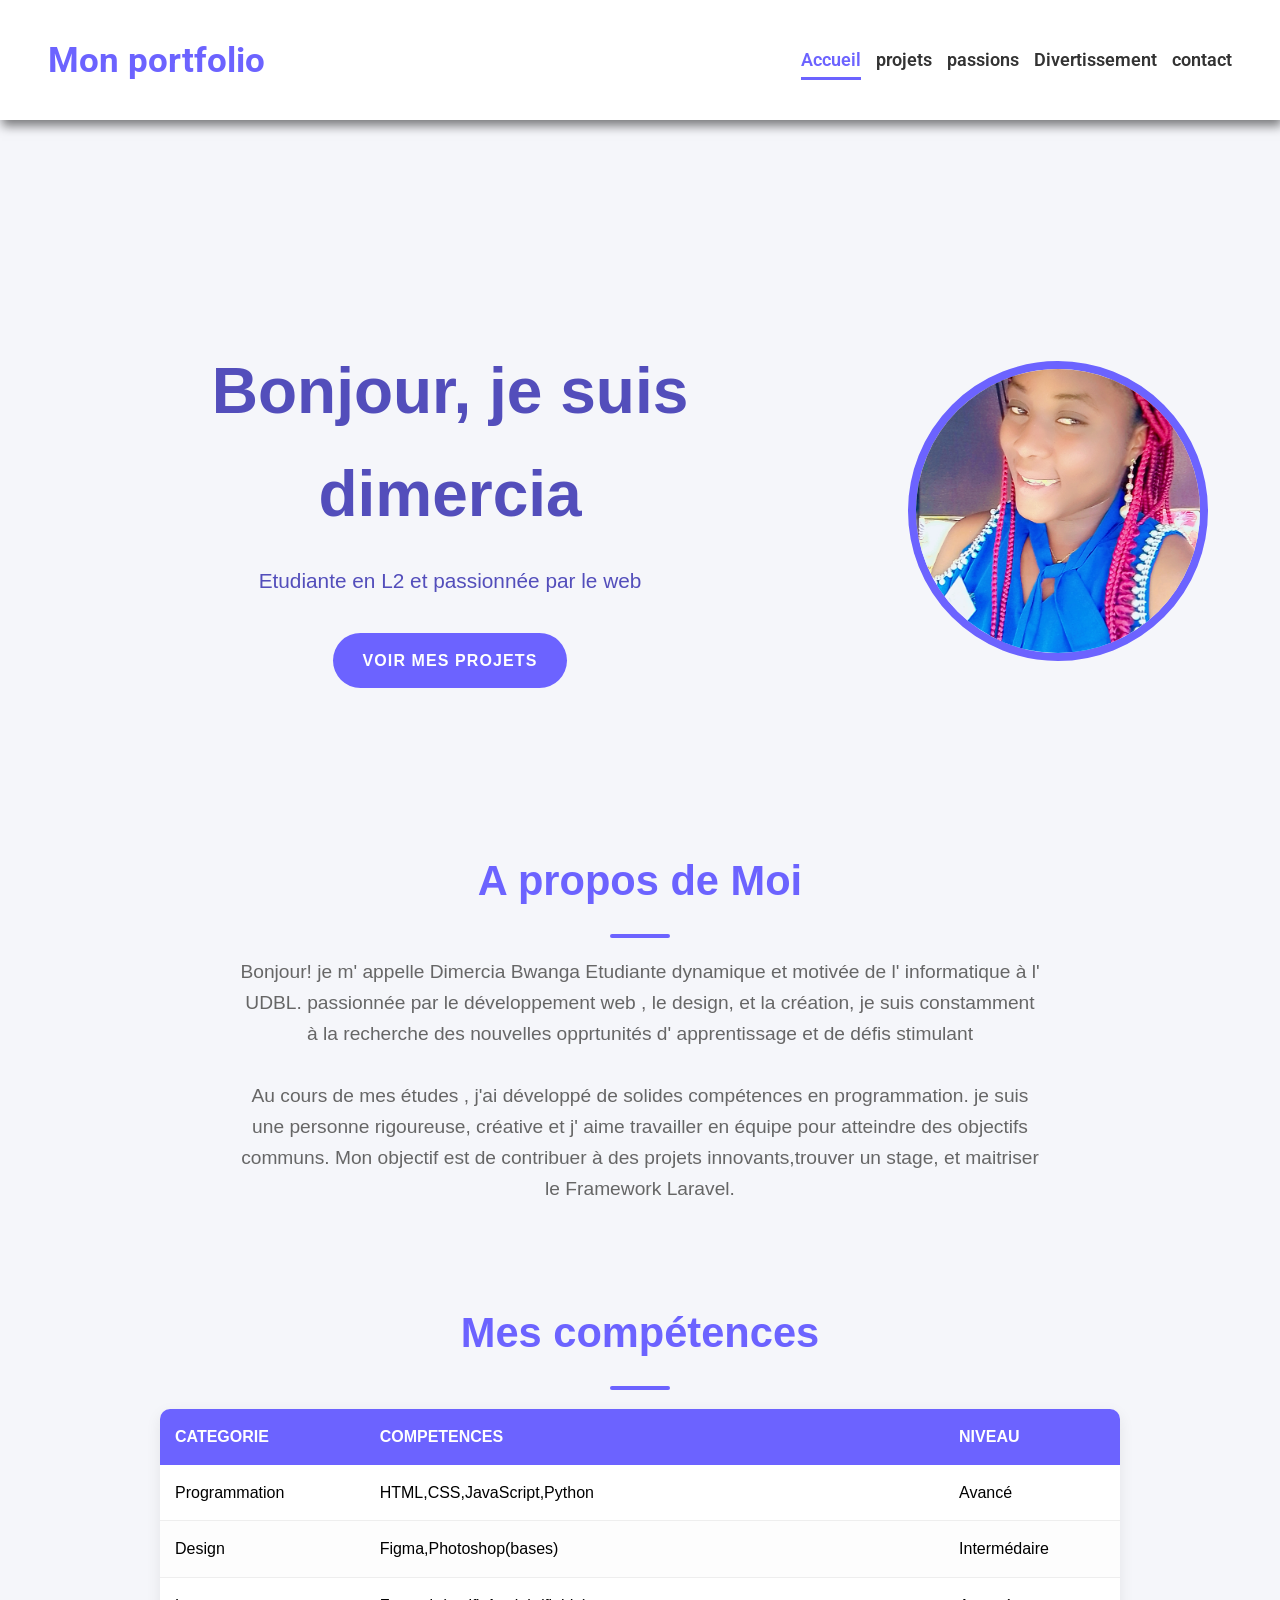
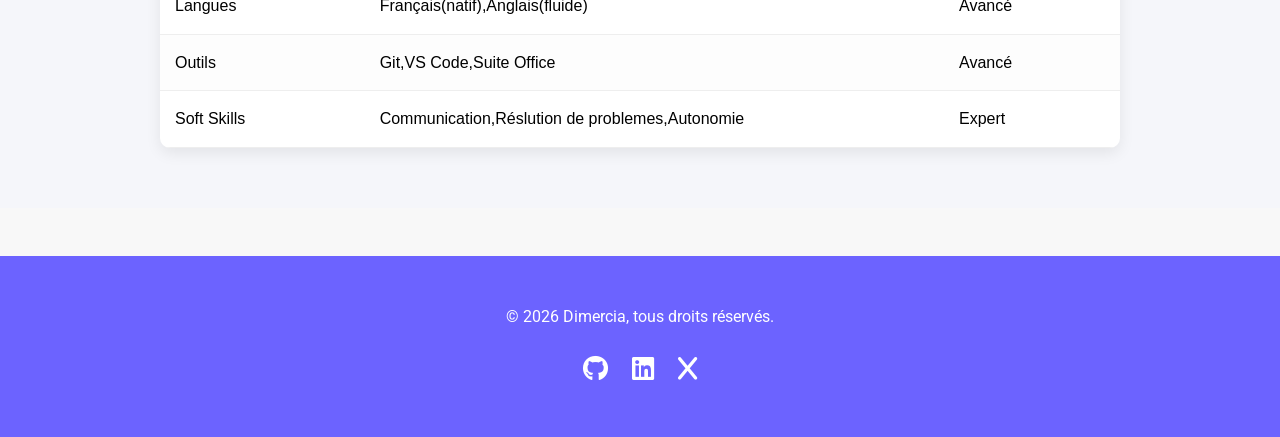
<file: index.html>
<!DOCTYPE html>
<html lang="en">
<head>
  <meta charset="UTF-8">
  <meta name="viewport" content="width=device-width, initial-scale=1.0">
  <title>mon protfolio</title>
  <link rel="stylesheet" href="css/style.css">
  <link rel="stylesheet" href=""><link rel="preconnect" href="https://fonts.googleapis.com">
<link rel="preconnect" href="https://fonts.gstatic.com" crossorigin>
<link rel="stylesheet" href="https://cdnjs.cloudflare.com/ajax/libs/font-awesome/6.4.0/css/all.min.css">
<link href="https://fonts.googleapis.com/css2?family=Roboto:ital,wght@0,100..900;1,100..900&display=swap" rel="stylesheet">
</head>
<body>
<header>
  <div>
    <a href="">Mon portfolio</a>
  </div>
  <Nav>
    <ul>
      <li><a href="index.html"class="active didi">Accueil</a></li>
      <li><a href="projets.html">projets</a></li>
      <li><a href="passions.html">passions</a></li>
      <li><a href="divertissement.html">Divertissement</a></li>
      <li><a href="contact.html">contact</a></li>
    </ul>
  </Nav>
</header>
<main>
  <section Class="hero">
    <div>
      <h1>Bonjour, je suis dimercia</h1>
      <p>Etudiante en L2 et passionnée par le web</p>
      <a href="projets.html">Voir mes projets</a>
    </div>
    <div>
      <img src="images/MAVIE.jpg" alt="MAVIE">
    </div>
    </section>
  <section class="apropos">
    <h2>A propos de Moi</h2>
    <p> Bonjour! je m' appelle Dimercia Bwanga Etudiante dynamique et motivée de l' informatique à l' UDBL. passionnée par le développement web , le design, et la création, je suis constamment à la recherche des nouvelles opprtunités d' apprentissage et de défis stimulant</p>
    <p>Au cours de mes études , j'ai développé de solides compétences en programmation. je suis une personne rigoureuse, créative et j' aime travailler en équipe pour atteindre des objectifs communs. Mon objectif est de contribuer à des projets innovants,trouver un stage, et maitriser le Framework Laravel.</p>
  </section>
  <section class="compétences">
    <h2>Mes compétences</h2>
    <table>
      <thead>
          <tr>
            <th>CATEGORIE</th>
            <th>COMPETENCES</th>
            <th>NIVEAU</th>
          </tr>
          </thead>
          <tbody>
          <tr>
            <td>
              Programmation
            </td>
            <td>HTML,CSS,JavaScript,Python</td>
            <td>Avancé</td>
          </tr>
          <tr>
            <td>
              Design
            </td>
            <td>Figma,Photoshop(bases)</td>
            <td>Intermédaire</td>
          </tr>
          <tr>
            <td>
              Langues
            </td>
            <td>Français(natif),Anglais(fluide)</td>
            <td>Avancé</td>
          </tr>
          <tr>
            <td>Outils</td>
            <td>Git,VS Code,Suite Office</td>
            <td>Avancé</td>
          </tr>
          <tr>
            <td>
              Soft Skills
            </td>
            <td>Communication,Réslution de problemes,Autonomie</td>
            <td>Expert</td>
          </tr>
        </tbody>
    </table>
  </section>
</main>
<footer>
  <p>&copy; 2026 Dimercia, tous droits réservés.</p>
  <div>
   <a href="https://github.com/ChrisKazang" target="_blank">
      <i class="fab fa-github social-icon"></i>
    </a>
    <a href="https://www.linkedin.com/in/ton-username" target="linkedin">
      <i class="fab fa-linkedin social-icon"></i>
    </a>
    <a href="https://x.com/ton-username" target="_blank">
      <i class="fab fa-x social-icon"></i>
    </a>
  </div>
</footer>
</body>
</html>
</file>
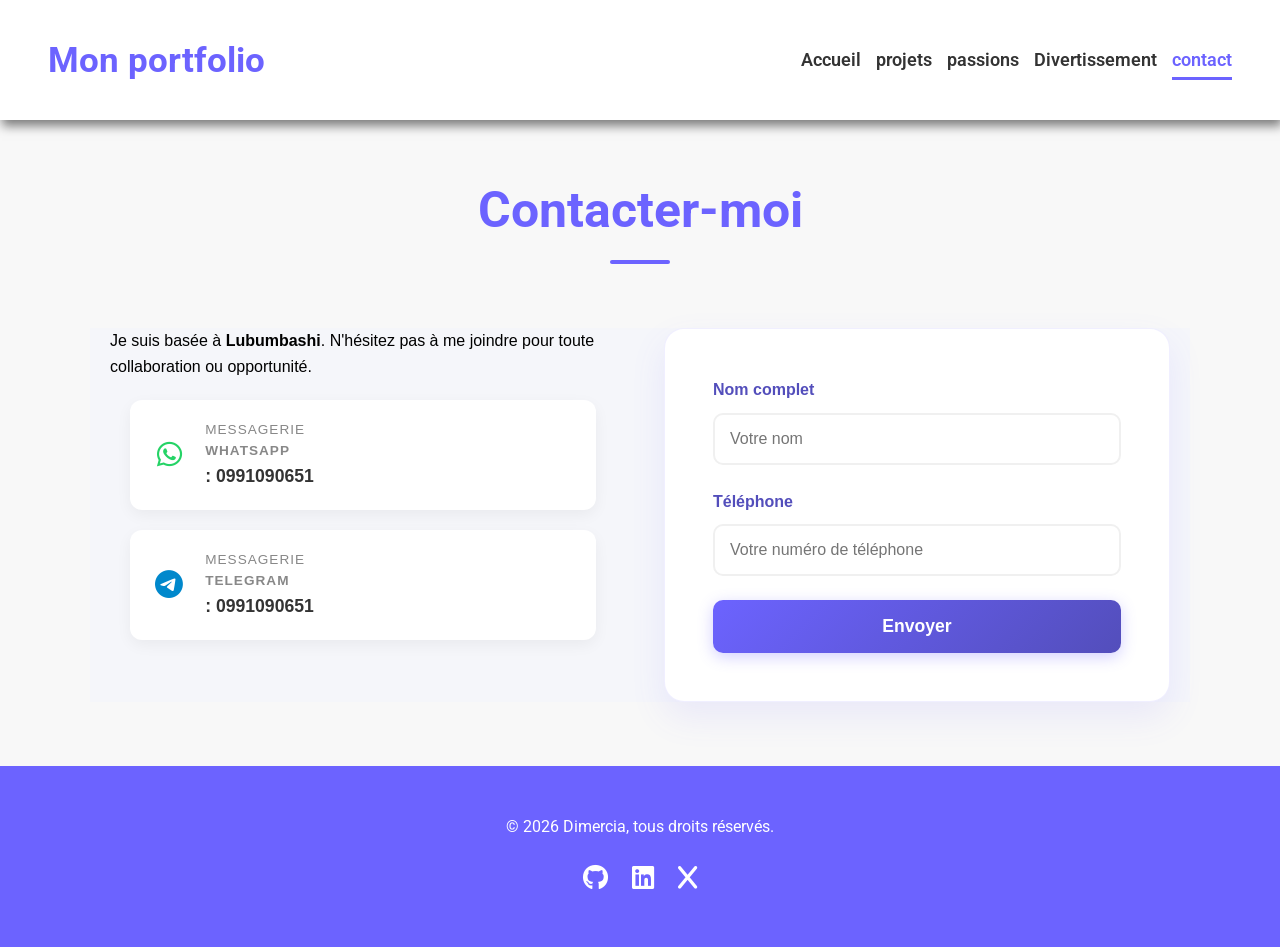
<file: contact.html>
<!DOCTYPE html>
<html lang="en">
<head>
  <meta charset="UTF-8">
  <meta name="viewport" content="width=device-width, initial-scale=1.0">
  <title>mon protfolio</title>
  <link rel="stylesheet" href="css/style.css">
  <link rel="stylesheet" href="https://cdnjs.cloudflare.com/ajax/libs/font-awesome/6.4.0/css/all.min.css">
  <link rel="stylesheet" href=""><link rel="preconnect" href="https://fonts.googleapis.com">
<link rel="preconnect" href="https://fonts.gstatic.com" crossorigin>
<link href="https://fonts.googleapis.com/css2?family=Roboto:ital,wght@0,100..900;1,100..900&display=swap" rel="stylesheet">
</head>
<body>
<header>
  <div>
    <a href="">Mon portfolio</a>
  </div>
  <Nav>
    <ul>
      <li><a href="index.html">Accueil</a></li>
      <li><a href="projets.html">projets</a></li>
      <li><a href="passions.html">passions</a></li>
      <li><a href="divertissement.html">Divertissement</a></li>
      <li><a href="contact.html" class="active">contact</a></li>
    </ul>
  </Nav>
</header>
    <h1 class="pro">Contacter-moi</h1>
    <main class="contact-container">
      
    <section class="contact-info">
        
        <p>Je suis basée à <strong>Lubumbashi</strong>. N'hésitez pas à me joindre pour toute collaboration ou opportunité.</p>

        <div class="detail-item">
          <i class="fab fa-whatsapp"></i>
          <div>
            <span>Messagerie</span>
            <p><span class="whatsapp-text">WhatsApp</span> : 0991090651</p>
          </div>
        </div>

       <div class="detail-item">
         <i class="fab fa-telegram-plane"></i>
         <div>
           <span>Messagerie</span>
           <p><span class="telegram-text">Telegram</span> : 0991090651</p>
          </div>
        </div>
    </section>

    <section class="contact-form">
        <form action="#">
            <div class="form-group">
                <label for="nom">Nom complet</label>
                <input type="text" id="nom" name="nom" placeholder="Votre nom" required>
            </div>
            <div class="form-group">
                <label for="tel">Téléphone</label>
                <input type="tel" id="tel" name="tel" placeholder="Votre numéro de téléphone" required>
            </div>
            <button type="submit" class="btn-submit">Envoyer</button>
        </form>
    </section>
</main>
<footer>
  <div><p>&copy; 2026 Dimercia, tous droits réservés.</p></div>
  <div>
    <a href="https://github.com/ChrisKazang" target="_blank">
      <i class="fab fa-github social-icon"></i>
    </a>
    <a href="https://www.linkedin.com/in/ton-username" target="linkedin">
      <i class="fab fa-linkedin social-icon"></i>
    </a>
    <a href="https://x.com/ton-username" target="_blank">
      <i class="fab fa-x social-icon"></i>
    </a>
  </div>
</footer>
</body>
</html>
</file>
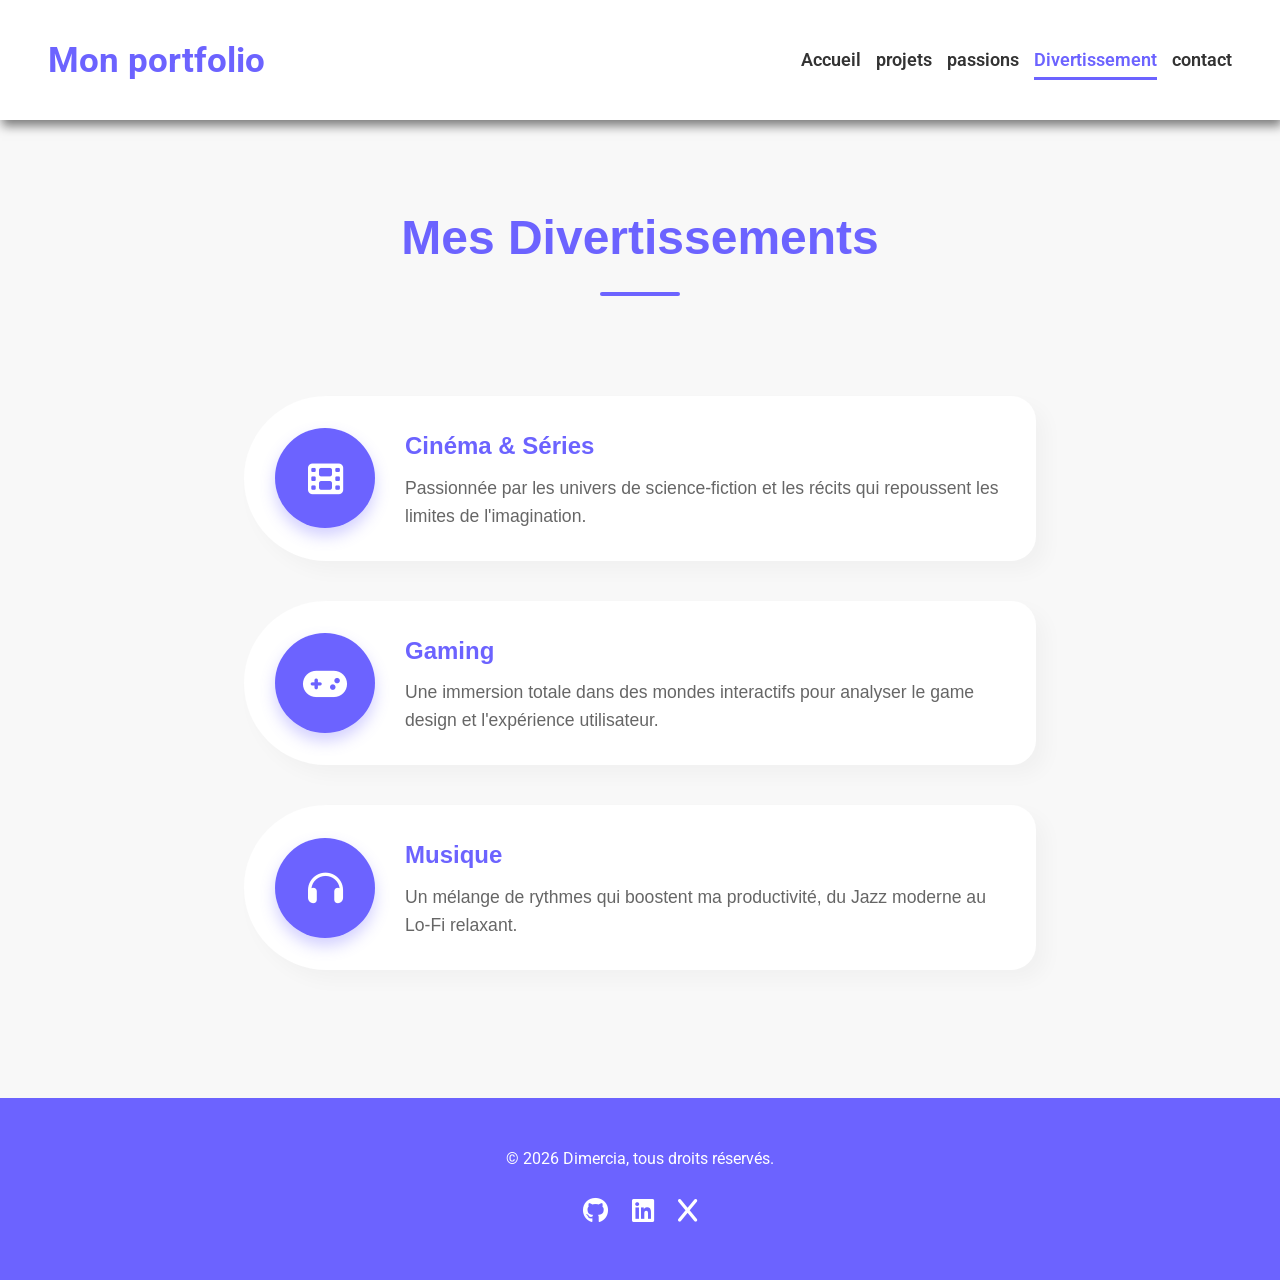
<file: divertissement.html>
<!DOCTYPE html>
<html lang="en">
<head>
  <meta charset="UTF-8">
  <meta name="viewport" content="width=device-width, initial-scale=1.0">
  <title>mon protfolio</title>
  <link rel="stylesheet" href="css/style.css">
  <link rel="stylesheet" href="https://cdnjs.cloudflare.com/ajax/libs/font-awesome/6.4.0/css/all.min.css">
  <link rel="stylesheet" href=""><link rel="preconnect" href="https://fonts.googleapis.com">
<link rel="preconnect" href="https://fonts.gstatic.com" crossorigin>
<link href="https://fonts.googleapis.com/css2?family=Roboto:ital,wght@0,100..900;1,100..900&display=swap" rel="stylesheet">
</head>
<body>
<header>
  <div>
    <a href="">Mon portfolio</a>
  </div>
  <Nav>
    <ul>
      <li><a href="index.html">Accueil</a></li>
      <li><a href="projets.html">projets</a></li>
      <li><a href="passions.html">passions</a></li>
      <li><a href="divertissement.html" class="active">Divertissement</a></li>
      <li><a href="contact.html">contact</a></li>
    </ul>
  </Nav>
</header>
<main class="divertissement-v2">
  <section class="projets">
    <h1>Mes Divertissements</h1>
    
    <div class="div-list">
      <div class="div-item">
        <div class="div-circle">
          <i class="fas fa-film"></i>
        </div>
        <div class="div-text">
          <h3>Cinéma & Séries</h3>
          <p>Passionnée par les univers de science-fiction et les récits qui repoussent les limites de l'imagination.</p>
        </div>
      </div>

      <div class="div-item">
        <div class="div-circle">
          <i class="fas fa-gamepad"></i>
        </div>
        <div class="div-text">
          <h3>Gaming</h3>
          <p>Une immersion totale dans des mondes interactifs pour analyser le game design et l'expérience utilisateur.</p>
        </div>
      </div>

      <div class="div-item">
        <div class="div-circle">
          <i class="fas fa-headphones"></i>
        </div>
        <div class="div-text">
          <h3>Musique</h3>
          <p>Un mélange de rythmes qui boostent ma productivité, du Jazz moderne au Lo-Fi relaxant.</p>
        </div>
      </div>
    </div>
  </section>
</main>
<footer>
  <div><p>&copy; 2026 Dimercia, tous droits réservés.</p></div>
  <div>
    <a href="https://github.com/ChrisKazang" target="_blank">
      <i class="fab fa-github social-icon"></i>
    </a>
    <a href="https://www.linkedin.com/in/ton-username" target="linkedin">
      <i class="fab fa-linkedin social-icon"></i>
    </a>
    <a href="https://x.com/ton-username" target="_blank">
      <i class="fab fa-x social-icon"></i>
    </a>
  </div>
</footer>
</body>
</html>
</file>
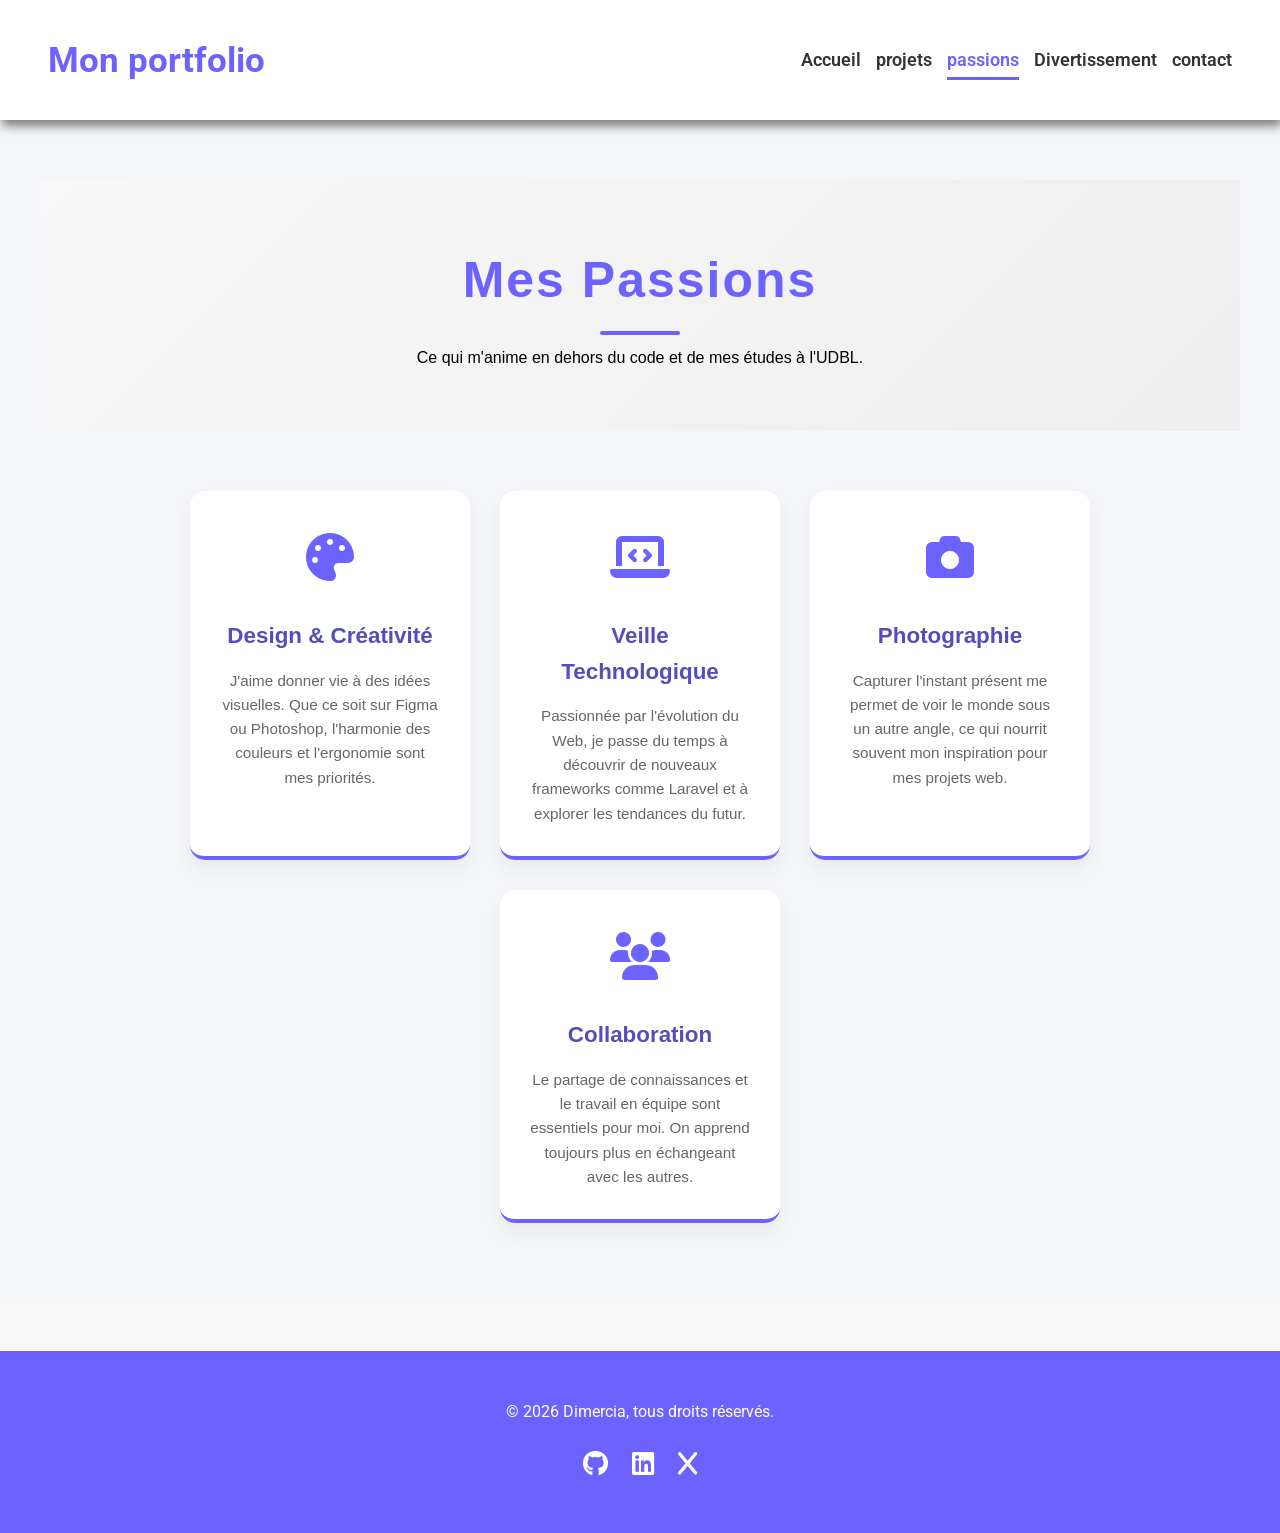
<file: passions.html>
<!DOCTYPE html>
<html lang="en">
<head>
  <meta charset="UTF-8">
  <meta name="viewport" content="width=device-width, initial-scale=1.0">
  <title>mon protfolio</title>
  <link rel="stylesheet" href="css/style.css">
 <link rel="stylesheet" href="https://cdnjs.cloudflare.com/ajax/libs/font-awesome/6.4.0/css/all.min.css" <link rel="stylesheet" href=""><link rel="preconnect" href="https://fonts.googleapis.com">
<link rel="preconnect" href="https://fonts.gstatic.com" crossorigin>
<link href="https://fonts.googleapis.com/css2?family=Roboto:ital,wght@0,100..900;1,100..900&display=swap" rel="stylesheet">
</head>
<body>
<header>
  <div>
    <a href="">Mon portfolio</a>
  </div>
  <Nav>
    <ul>
      <li><a href="index.html">Accueil</a></li>
      <li><a href="projets.html">projets</a></li>
      <li><a href="passions.html" class="active">passions</a></li>
      <li><a href="divertissement.html">Divertissement</a></li>
      <li><a href="contact.html">contact</a></li>
    </ul>
  </Nav>
</header>
<main>
  <section class="passions-header">
    <h1>Mes Passions</h1>
    <p>Ce qui m'anime en dehors du code et de mes études à l'UDBL.</p>
  </section>

  <section class="passions-grid">
    <div class="passion-card">
      <div class="passion-icon">
        <i class="fas fa-palette"></i>
      </div>
      <div class="passion-content">
        <h3>Design & Créativité</h3>
        <p>J'aime donner vie à des idées visuelles. Que ce soit sur Figma ou Photoshop, l'harmonie des couleurs et l'ergonomie sont mes priorités.</p>
      </div>
    </div>

    <div class="passion-card">
      <div class="passion-icon">
        <i class="fas fa-laptop-code"></i>
      </div>
      <div class="passion-content">
        <h3>Veille Technologique</h3>
        <p>Passionnée par l'évolution du Web, je passe du temps à découvrir de nouveaux frameworks comme Laravel et à explorer les tendances du futur.</p>
      </div>
    </div>

    <div class="passion-card">
      <div class="passion-icon">
        <i class="fas fa-camera"></i>
      </div>
      <div class="passion-content">
        <h3>Photographie</h3>
        <p>Capturer l'instant présent me permet de voir le monde sous un autre angle, ce qui nourrit souvent mon inspiration pour mes projets web.</p>
      </div>
    </div>

    <div class="passion-card">
      <div class="passion-icon">
        <i class="fas fa-users"></i>
      </div>
      <div class="passion-content">
        <h3>Collaboration</h3>
        <p>Le partage de connaissances et le travail en équipe sont essentiels pour moi. On apprend toujours plus en échangeant avec les autres.</p>
      </div>
    </div>
  </section>
</main>
<footer>
  <div><p>&copy; 2026 Dimercia, tous droits réservés.</p></div>
  <div>
    <a href="https://github.com/ChrisKazang" target="_blank">
      <i class="fab fa-github social-icon"></i>
    </a>
    <a href="https://www.linkedin.com/in/ton-username" target="linkedin">
      <i class="fab fa-linkedin social-icon"></i>
    </a>
    <a href="https://x.com/ton-username" target="_blank">
      <i class="fab fa-x social-icon"></i>
    </a>
  </div>
</footer>
</body>
</html>
</file>
<file: css/style.css>
:root{
    --violet-doux:#6C63FF;
    --violet-fonce:#534EBB;
    --orange-vif:#FFA726;
    --gris-tres-fonce:#333;
    --gris-fonce:#666;
    --gris-tres-clair:#F8F8F8;
    --gris-clair:#EEE;

}

*{
     margin: 0;
     padding: 0;
     box-sizing: border-box;
}
body  {
    background-color: var(--gris-tres-clair);
    font-family: roboto, sans-serif;
    line-height: 1.6;
}  
header {
    background-color: white;
    box-shadow: 2px 6px 10px rgba(0, 0, 0, 0.5) ;
    position: sticky;
    top: 0;
    z-index: 100;
    display: flex;
    justify-content: space-between;
    align-items: center;
    padding: 2rem 3rem;
}
header div a{
    text-decoration: none;
    font-size: 2.2rem;
    font-weight: bold;
    color: var(--violet-doux);
}
ul li {
    list-style: none;
    margin-left: 15px;
}

ul {
    display: flex;
}

ul li a {
    text-decoration: none;
    color: var(--gris-tres-fonce);
    font-weight: 600;
    font-size: 1.1rem;
    position: relative;
    padding: 10px 0;
}

ul li a:hover {
    color: var(--violet-doux);
}

ul li a::after {
    content: '';
    position: absolute;
    left: 0;
    bottom: 0;
    height: 3px;
    width: 0%;
    background-color: var(--violet-doux);
    transition: width 0.3s ease;
}

ul li a:hover::after {
    width: 100%;
}

a.active {
    color: var(--violet-doux);
}

a.active::after{
    width: 100%;
}
.hero {
    display: flex;
    justify-content: center;
    align-items: center;
    gap: 5rem;
    text-align: center;
    margin: 10rem 2rem;
}
.hero img {
    width: 300px;
    height: 300px;
    object-fit: cover;
    border-radius: 50%;
    border: 8px solid var(--violet-doux);
}

.hero h1 {
    color: var(--violet-fonce);
    font-size: 4rem;
    font-weight: 700;
    margin-bottom: 1.2rem;
}

.hero P {
    color: var(--violet-fonce);
    font-size: 1.3rem;
    margin-bottom: 1.2rem;
}

.hero a {
    text-decoration: none;
    display: inline-block;
    background-color: var(--violet-doux);
    color: white;
    padding: 15px 30px;
    border-radius: 50px;
    text-transform: uppercase;
    letter-spacing: 1.1px;
    font-weight: 600;
    margin-top: 1rem;
    transition: background-color 0.3s ease, transform 0.2s ease;
}

.hero a:hover {
    background-color: var(--violet-fonce);
    transform: translateY(-3px)
}

.apropos {
    width: 800px;
    margin: 6rem auto;
    text-align: center;
}

section h2 {
    color: var(--violet-doux);
    font-size: 2.6rem;
    font-weight: 700;
    position: relative;
    text-align: center;
}

section h2::after {
    content: '';
    display: block;
    width: 60px;
    height: 4px;
    background-color: var(--violet-doux);
    margin: 1.2rem auto;
    border-radius: 2px; 
}

.apropos P {
    margin-bottom: 2rem;
    color: var(--gris-fonce);
    font-size: 1.2rem;
}
.compétences table {
    width: 80%;
    margin: 0 auto;
    border-collapse: collapse;
    background-color: #FFF;
    box-shadow: 0 5px 15px rgb(0, 0, 0, 0.08);
    border-radius: 10px;
    overflow: hidden;
}

.compétences table th, .compétences table td {
    padding: 15px;
}

.compétences table thead {
    background-color: var(--violet-doux);
    color: #FFF;
    text-transform: uppercase;
}

.compétences table tbody td {
    border-bottom: 1px solid var(--gris-clair);
}

.compétences table tbody tr:nth-child(even) {
    background-color: #FDFDFD;
}

.compétences table tbody tr {
    transition: background-color 0.3s ease;
}

.compétences table tbody tr:hover {
    background-color: #F0F0F0;
}

.compétences table thead th {
    text-align: left;
}

footer {
    margin-top: 3rem;
    background-color: var(--violet-doux);
    padding: 3rem 0;
    text-align: center;
}

footer P {
    color: white;
    margin-bottom: 1.2rem;
}

footer a {
    display: inline-block;
    font-size: 1.6rem;
    color: white;
    margin: 0 10px;
    transition: color 0.3s ease, transform 0.2s;
}

footer a:hover {
    color: var(--orange-vif);
    transform: translateY(-3px);
}

main {
    padding: 60px 40px;
    background-color:#f5f6fa;
    font-family: 'Segoe UI', sans-serif;
}

.projets h1 {
    text-align: center;
    font-size: 50px;
    color: #6C63FF;
    margin-bottom: 50px;
}

.projets h1::after {
    content: "";
    width: 60px;
    height: 4px;
    background: #6C63FF;
    display: block;
    margin: 10px auto ;
    border-radius: 5px;
}

.projets {
    display: flex;
    flex-direction: column;
    grid-template-columns: repeat(3, 1fr);
    gap: 25px;
}

.rang1{
    display: flex;
    justify-content: space-between;
}

.rang2{
    margin-top: 50px;
    display: flex;
    justify-content: space-between;
}

.card {
    background-color: #FFF;
    border-radius: 15px;
    overflow: hidden;
    box-shadow: 0 4px 15px rgb(0, 0, 0, 0.08);
    display: flex;
    flex-direction: column;
    height: 100%;
    width: 350px;
    transition: 0.3s;
    
}

.card:hover {
    transform: translateY(-6px);
    box-shadow: 0 10px 25px rgba(0, 0, 0, 0.15);
}

.card img {
    width: 100%;
    height: 180px;
    object-fit: cover;
    border-bottom: 4px solid #6C63FF;
}

.content {
    padding: 18px;
    display: flex;
    flex-direction: column;
    flex: 1;
}

.content h3 {
    color: #6C63FF;
    font-size: 17px;
    margin-bottom: 10px;
}

.content p {
    font-size: 14px;
    color: #555;
    margin-bottom: 15px;
}
.tags {
    margin-bottom: 15px;
}

.tags span {
    display: inline-block;
    border: 1px solid var(--gris-clair);
    color: #6C63FF;
    font-size: 12px;
    padding: 5px 10px;
    border-radius: 20px;
    margin-right: 5px;
}

.links {
    margin-top: auto;
    padding-top: 10px;
    border-top: 1px solid #eee;
    display: flex;
    justify-content: space-between;
}

.links a {
    text-decoration: none;
    font-size: 13px;
    color: #333;
    transition: 0.2s;
}

.links a:hover {
    color: #6C63FF;
}

@media (max-width: 900px) {
    .projets {
        grid-template-columns: repeat(2, 1fr);
    }
}

@media (max-width: 600px) {
    .projets {
        grid-template-columns: 1fr;
    }
}


/* --- Page Contact Améliorée --- */
.contact-container {
    max-width: 1100px;
    margin: 4rem auto;
    display: grid;
    grid-template-columns: 1fr 1fr;
    gap: 3rem;
    padding: 0 20px;
    align-items: start;
}

.contact-info h1 {
    color: var(--violet-doux);
    font-size: 32px;
    margin-bottom: 50px;
    text-align: center;
}

.contact-info .subtitle {
    font-size: 1.1rem;
    color: var(--gris-fonce);
    margin-bottom: 2rem;
}

/* Cartes de détails */
.contact-details {
    display: flex;
    flex-direction: column;
    gap: 1.2rem;
}

.detail-item {
    display: flex;
    align-items: center;
    gap: 1rem;
    background: #ffffff;
    padding: 1.2rem;
    margin: 20px;
    border-radius: 12px;
    box-shadow: 0 5px 15px rgba(0,0,0,0.05);
    transition: transform 0.3s ease;
}

.detail-item:hover {
    transform: translateX(10px);
}

.detail-item i {
    font-size: 1.8rem;
    min-width: 40px;
    text-align: center;
}

/* Couleurs spécifiques demandées */
.fa-phone-alt { color: var(--violet-doux); }

/* WhatsApp en vert */
.fa-whatsapp { color: #25D366; }
.whatsapp-text { color: #25D366; font-weight: bold; }

/* Telegram en bleu */
.fa-telegram-plane { color: #0088cc; }
.telegram-text { color: #0088cc; font-weight: bold; }

.detail-item div span {
    display: block;
    font-size: 0.85rem;
    color: #888;
    text-transform: uppercase;
    letter-spacing: 1px;
}

.detail-item div p {
    font-size: 1.1rem;
    font-weight: 600;
    color: var(--gris-tres-fonce);
    margin: 0;
}

/* Design du Formulaire */
.contact-form {
    background: #ffffff;
    padding: 3rem;
    border-radius: 20px;
    box-shadow: 0 15px 35px rgba(108, 99, 255, 0.1);
    border: 1px solid rgba(108, 99, 255, 0.1);
}

.form-group {
    margin-bottom: 1.5rem;
}

.form-group label {
    display: block;
    margin-bottom: 0.6rem;
    font-weight: 600;
    color: var(--violet-fonce);
}

.form-group input {
    width: 100%;
    padding: 15px;
    border: 2px solid #f0f0f0;
    border-radius: 10px;
    font-size: 1rem;
    transition: all 0.3s ease;
}

.form-group input:focus {
    border-color: var(--violet-doux);
    background-color: #fff;
    box-shadow: 0 0 8px rgba(108, 99, 255, 0.2);
    outline: none;
}

.btn-submit {
    width: 100%;
    background: linear-gradient(135deg, var(--violet-doux), var(--violet-fonce));
    color: white;
    padding: 16px;
    border: none;
    border-radius: 10px;
    font-size: 1.1rem;
    font-weight: bold;
    cursor: pointer;
    transition: 0.3s ease;
    box-shadow: 0 4px 15px rgba(108, 99, 255, 0.3);
}

.btn-submit:hover {
    transform: translateY(-2px);
    box-shadow: 0 6px 20px rgba(108, 99, 255, 0.4);
    filter: brightness(1.1);
}

/* Responsive */
@media (max-width: 850px) {
    .contact-container {
        grid-template-columns: 1fr;
        margin-top: 2rem;
    }
    
    .contact-info h1 {
        text-align: center;
        font-size: 2.2rem;
    }
    
    .contact-info .subtitle {
        text-align: center;
    }
}

/* --- Styles spécifiques à la page Passions (Thème Violet) --- */

.passions-header {
    text-align: center;
    padding: 60px 20px;
    /* Utilisation d'un dégradé très léger basé sur ton gris clair */
    background: linear-gradient(135deg, var(--gris-tres-clair) 0%, var(--gris-clair) 100%); 
    margin-bottom: 40px;
}

.passions-header h1 {
    font-size: 50px;
    color: var(--violet-doux); /* Ton violet pour le titre */
    margin-bottom: 10px;
    letter-spacing: 2px;
    display: inline-block; /* Pour que le soulignement s'adapte à la taille du texte */
    position: relative;
    padding-bottom: 15px;
}

/* Le petit soulignement sous le titre */
.passions-header h1::after {
    content: '';
    position: absolute;
    bottom: 0;
    left: 50%;
    transform: translateX(-50%);
    width: 80px;
    height: 4px;
    background-color: var(--violet-doux);
    border-radius: 2px;
}

.passions-grid {
    display: flex;
    flex-wrap: wrap;
    justify-content: center;
    gap: 30px;
    padding: 20px;
    max-width: 1200px;
    margin: 0 auto;
}

.passion-card {
    background: #fff;
    border-radius: 15px;
    box-shadow: 0 10px 20px rgba(0,0,0,0.05);
    width: 280px;
    padding: 30px;
    text-align: center;
    transition: transform 0.3s ease, box-shadow 0.3s ease;
    /* Remplacement du bleu par ton violet doux */
    border-bottom: 4px solid var(--violet-doux); 
}

.passion-card:hover {
    transform: translateY(-10px);
    box-shadow: 0 15px 30px rgba(108, 99, 255, 0.2); /* Ombre teintée violette */
}

.passion-icon {
    font-size: 3rem;
    color: var(--violet-doux); /* Icônes en violet */
    margin-bottom: 20px;
}

.passion-content h3 {
    font-size: 1.4rem;
    margin-bottom: 15px;
    color: var(--violet-fonce); /* Violet foncé pour plus de lisibilité */
}

.passion-content p {
    font-size: 0.95rem;
    line-height: 1.6;
    color: var(--gris-fonce); /* Utilisation de ton gris foncé */
}

/* Responsivité */
@media (max-width: 768px) {
    .passion-card {
        width: 100%;
        max-width: 350px;
    }
}

/* --- Nouveau Style Divertissements (V2) --- */

.divertissement-v2 {
    padding: 80px 20px;
    background-color: var(--gris-tres-clair);
}

.div-list {
    max-width: 900px;
    margin: 0 auto;
    display: flex;
    flex-direction: column;
    gap: 40px;
}

.div-item {
    display: flex;
    align-items: center;
    background: white;
    padding: 30px;
    border-radius: 100px 30px 30px 100px; /* Forme pilule élégante */
    box-shadow: 10px 10px 20px rgba(0, 0, 0, 0.03);
    transition: all 0.4s ease;
    border: 1px solid transparent;
}

.div-item:hover {
    transform: translateX(15px); /* Glissement vers la droite au survol */
    border-color: var(--violet-doux);
    box-shadow: 0 15px 30px rgba(108, 99, 255, 0.1);
}

.div-circle {
    min-width: 100px;
    height: 100px;
    background-color: var(--violet-doux);
    border-radius: 50%;
    display: flex;
    justify-content: center;
    align-items: center;
    box-shadow: 0 8px 15px rgba(108, 99, 255, 0.3);
    margin-right: 30px;
    transition: transform 0.4s ease;
}

.div-item:hover .div-circle {
    transform: rotate(360deg); /* Rotation de l'icône au survol */
    background-color: var(--violet-fonce);
}

.div-circle i {
    color: white;
    font-size: 2.2rem;
}

.div-text h3 {
    color: var(--violet-doux);
    font-size: 1.5rem;
    margin-bottom: 8px;
    font-weight: 700;
}

.div-text p {
    color: var(--gris-fonce);
    font-size: 1.1rem;
    line-height: 1.6;
    max-width: 600px;
}

/* --- Ajustement du titre --- */
.divertissement-v2 h1 {
    color: var(--violet-doux);
    text-align: center;
    font-size: 3rem;
    margin-bottom: 60px;
}

.divertissement-v2 h1::after {
    content: '';
    display: block;
    width: 80px;
    height: 4px;
    background-color: var(--violet-doux);
    margin: 15px auto;
}

/* Responsive */
@media (max-width: 768px) {
    .div-item {
        flex-direction: column;
        text-align: center;
        border-radius: 30px;
        padding: 40px 20px;
    }
    
    .div-circle {
        margin-right: 0;
        margin-bottom: 20px;
    }

    .div-item:hover {
        transform: translateY(-10px); /* Sur mobile, on monte au lieu d'aller à droite */
    }
}

.pro {
    margin-top: 50px;
    text-align: center;
    font-size: 50px;
    color: #6C63FF;
    margin-bottom: 50px;
}

.pro::after {
    content: "";
    width: 60px;
    height: 4px;
    background: #6C63FF;
    display: block;
    margin: 10px auto ;
    border-radius: 5px;
}
</file>
